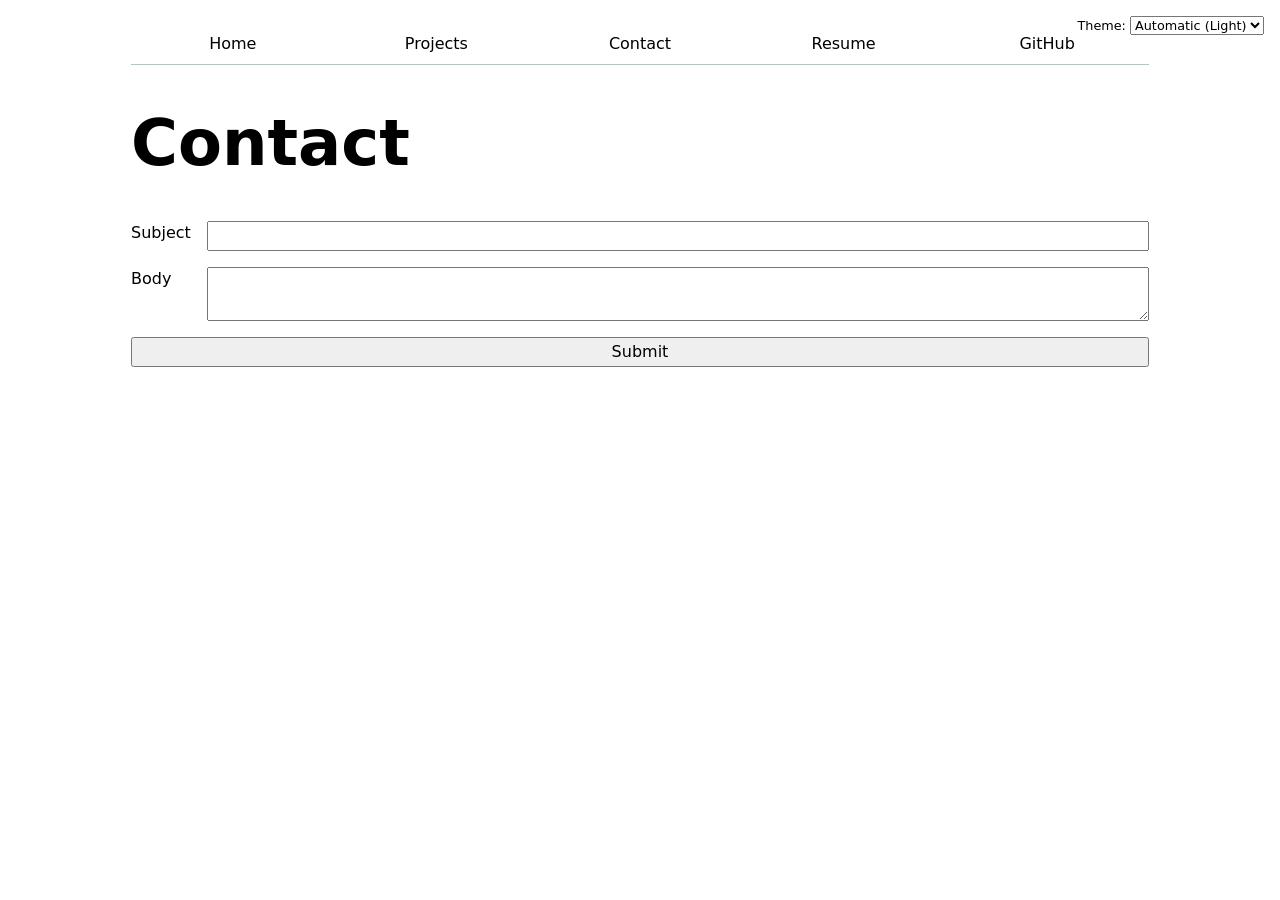
<file: contact/index.html>
<!DOCTYPE html>
<html lang="en">
<head>
    <meta charset="UTF-8">
    <meta name="viewport" content="width=device-width, initial-scale=1.0">
    <title>Contact</title>
    <link rel="stylesheet" href="../style.css">
    <script type="module" src="../global.js"></script>
</head>
<body>
    <h1>Contact</h1>
    <form action="mailto:j7james@ucsd.edu" method="GET">
  <label>
    Subject
    <input name="subject">
  </label>

  <label>
    Body
    <textarea name="body"></textarea>
  </label>

  <button>Submit</button>
</form>
</body>
</html>
</file>
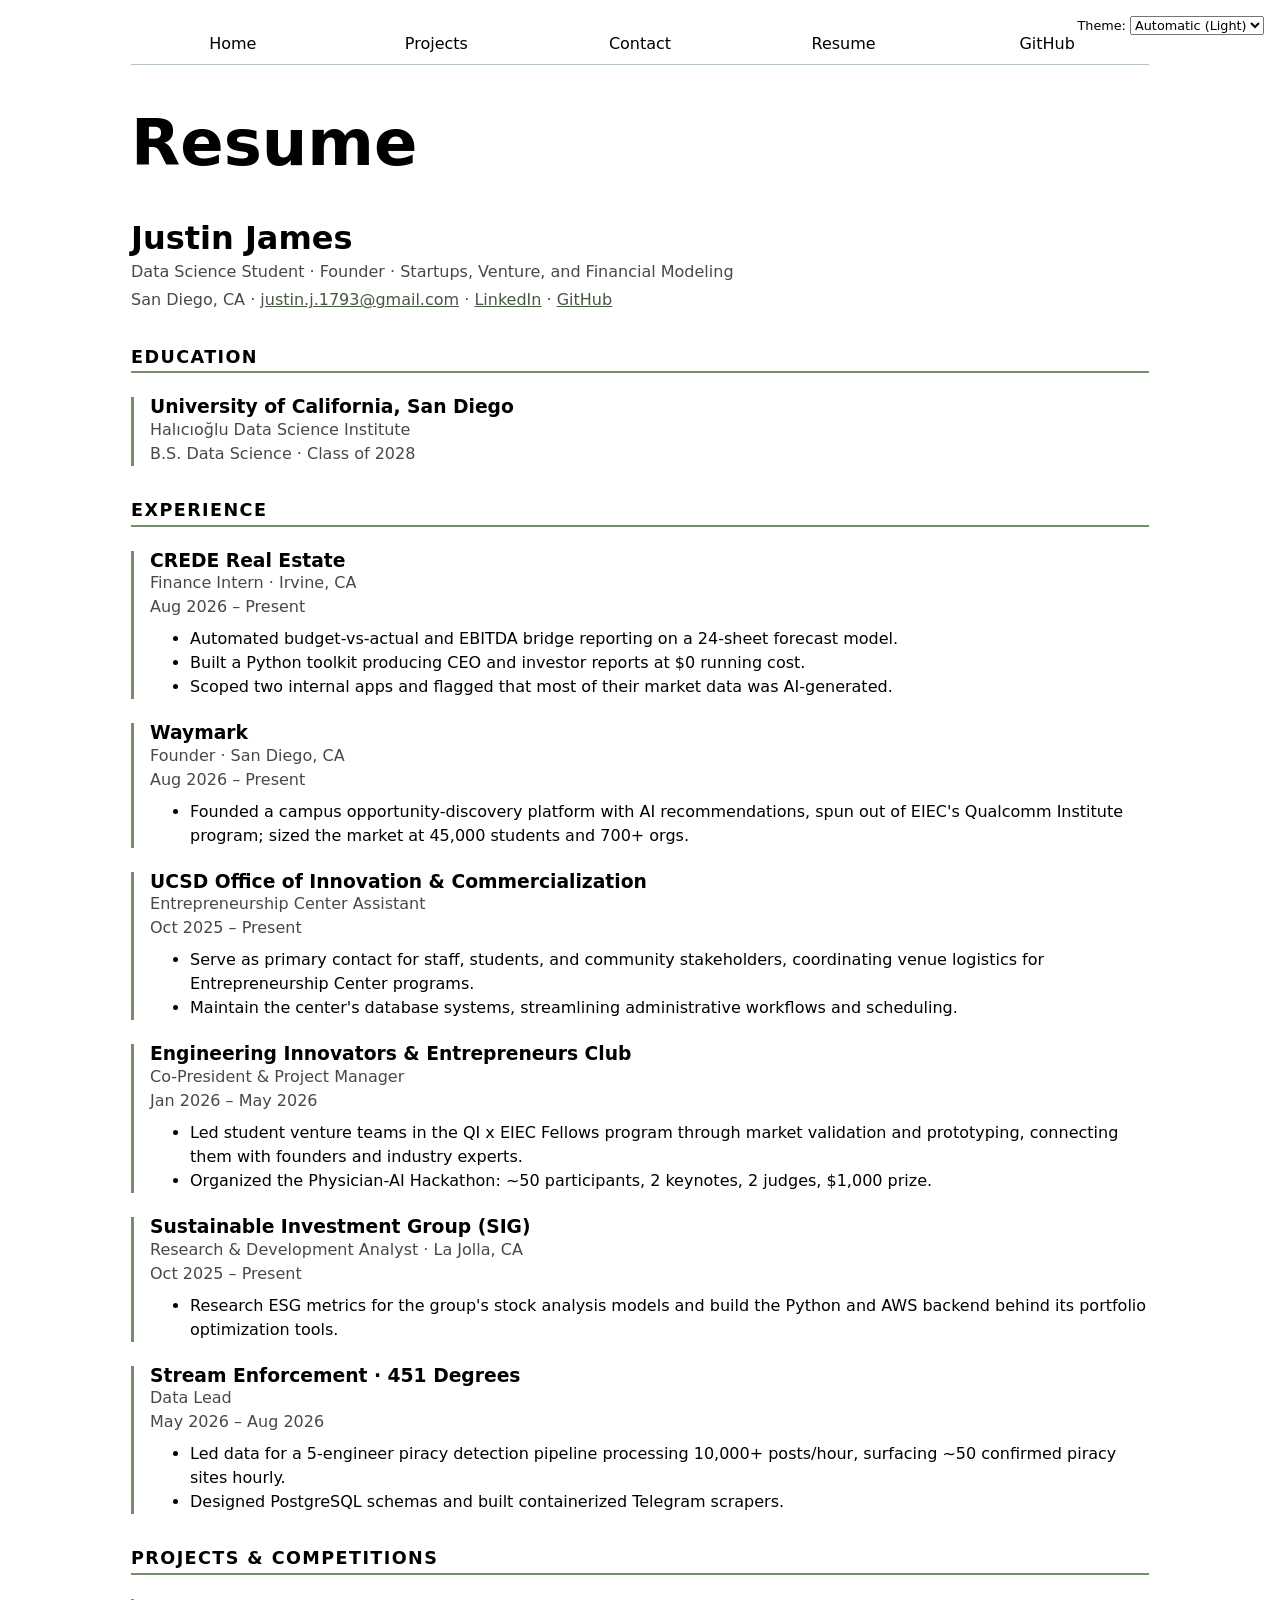
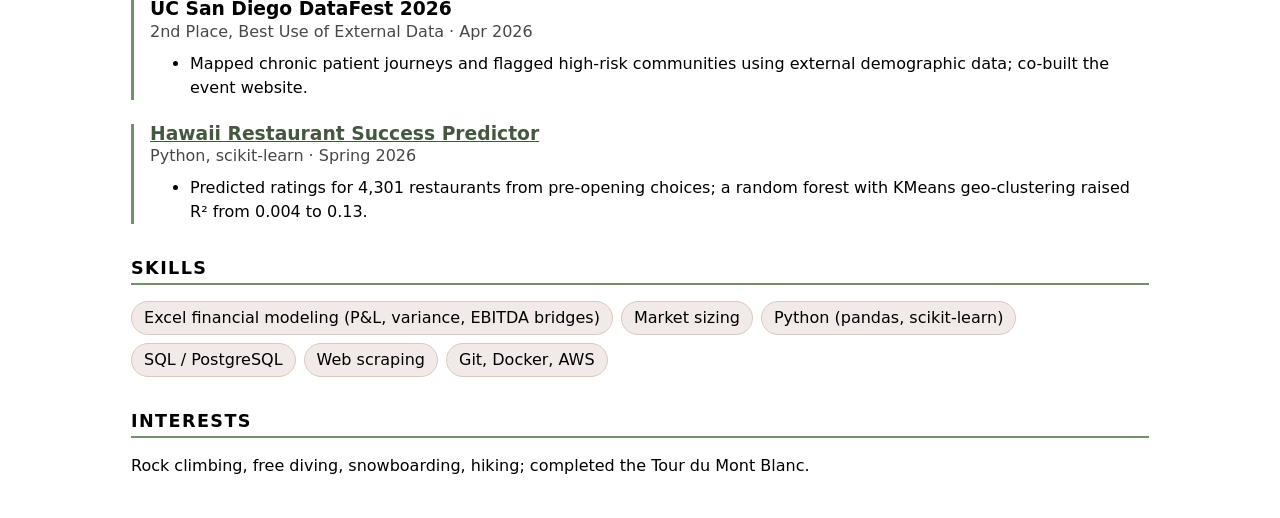
<file: resume/index.html>
<!DOCTYPE html>
<html lang="en">
<head>
    <meta charset="UTF-8">
    <meta name="viewport" content="width=device-width, initial-scale=1.0">
    <title>Resume</title>
    <link rel="stylesheet" href="../style.css">
    <script type="module" src="../global.js"></script>
</head>
<body class="resume">
    <h1>Resume</h1>
     <!-- Intro: who you are and how to reach you -->
    <header>
        <h2>Justin James</h2>
        <p>Data Science Student · Founder · Startups, Venture, and Financial Modeling</p>
        <p>
            San Diego, CA ·
            <a href="mailto:justin.j.1793@gmail.com">justin.j.1793@gmail.com</a> ·
            <a href="https://www.linkedin.com/in/justin-james-8a8b292ba/" target="_blank">LinkedIn</a> ·
            <a href="https://github.com/justinjames1793" target="_blank">GitHub</a>
        </p>
    </header>

    <section>
        <h2>Education</h2>
        <article>
            <header>
                <h3>University of California, San Diego</h3>
                <p>Halıcıoğlu Data Science Institute</p>
                <p>B.S. Data Science · Class of <time datetime="2028">2028</time></p>
            </header>
        </article>
    </section>

    <section>
        <h2>Experience</h2>

        <article>
            <header>
                <h3>CREDE Real Estate</h3>
                <p>Finance Intern · Irvine, CA</p>
                <p><time datetime="2026-08">Aug 2026</time> – Present</p>
            </header>
            <ul>
                <li>Automated budget-vs-actual and EBITDA bridge reporting on a 24-sheet forecast model.</li>
                <li>Built a Python toolkit producing CEO and investor reports at $0 running cost.</li>
                <li>Scoped two internal apps and flagged that most of their market data was AI-generated.</li>
            </ul>
        </article>

        <article>
            <header>
                <h3>Waymark</h3>
                <p>Founder · San Diego, CA</p>
                <p><time datetime="2026-08">Aug 2026</time> – Present</p>
            </header>
            <ul>
                <li>Founded a campus opportunity-discovery platform with AI recommendations, spun out of EIEC's Qualcomm Institute program; sized the market at 45,000 students and 700+ orgs.</li>
            </ul>
        </article>

        <article>
            <header>
                <h3>UCSD Office of Innovation &amp; Commercialization</h3>
                <p>Entrepreneurship Center Assistant</p>
                <p><time datetime="2025-10">Oct 2025</time> – Present</p>
            </header>
            <ul>
                <li>Serve as primary contact for staff, students, and community stakeholders, coordinating venue logistics for Entrepreneurship Center programs.</li>
                <li>Maintain the center's database systems, streamlining administrative workflows and scheduling.</li>
            </ul>
        </article>

        <article>
            <header>
                <h3>Engineering Innovators &amp; Entrepreneurs Club</h3>
                <p>Co-President &amp; Project Manager</p>
                <p><time datetime="2026-01">Jan 2026</time> – <time datetime="2026-05">May 2026</time></p>
            </header>
            <ul>
                <li>Led student venture teams in the QI x EIEC Fellows program through market validation and prototyping, connecting them with founders and industry experts.</li>
                <li>Organized the Physician-AI Hackathon: ~50 participants, 2 keynotes, 2 judges, $1,000 prize.</li>
            </ul>
        </article>

        <article>
            <header>
                <h3>Sustainable Investment Group (SIG)</h3>
                <p>Research &amp; Development Analyst · La Jolla, CA</p>
                <p><time datetime="2025-10">Oct 2025</time> – Present</p>
            </header>
            <ul>
                <li>Research ESG metrics for the group's stock analysis models and build the Python and AWS backend behind its portfolio optimization tools.</li>
            </ul>
        </article>

        <article>
            <header>
                <h3>Stream Enforcement · 451 Degrees</h3>
                <p>Data Lead</p>
                <p><time datetime="2026-05">May 2026</time> – <time datetime="2026-08">Aug 2026</time></p>
            </header>
            <ul>
                <li>Led data for a 5-engineer piracy detection pipeline processing 10,000+ posts/hour, surfacing ~50 confirmed piracy sites hourly.</li>
                <li>Designed PostgreSQL schemas and built containerized Telegram scrapers.</li>
            </ul>
        </article>
    </section>

    <section>
        <h2>Projects &amp; Competitions</h2>

        <article>
            <header>
                <h3>UC San Diego DataFest 2026</h3>
                <p>2nd Place, Best Use of External Data · <time datetime="2026-04">Apr 2026</time></p>
            </header>
            <ul>
                <li>Mapped chronic patient journeys and flagged high-risk communities using external demographic data; co-built the event website.</li>
            </ul>
        </article>

        <article>
            <header>
                <h3>
                    <a href="https://justinjames1793.github.io/hawaii-restaurant-success-predictor/" target="_blank">Hawaii Restaurant Success Predictor</a>
                </h3>
                <p>Python, scikit-learn · Spring <time datetime="2026">2026</time></p>
            </header>
            <ul>
                <li>Predicted ratings for 4,301 restaurants from pre-opening choices; a random forest with KMeans geo-clustering raised R² from 0.004 to 0.13.</li>
            </ul>
        </article>
    </section>

    <section>
        <h2>Skills</h2>
        <ul class="skills">
            <li>Excel financial modeling (P&amp;L, variance, EBITDA bridges)</li>
            <li>Market sizing</li>
            <li>Python (pandas, scikit-learn)</li>
            <li>SQL / PostgreSQL</li>
            <li>Web scraping</li>
            <li>Git, Docker, AWS</li>
        </ul>
    </section>

    <section>
        <h2>Interests</h2>
        <p>Rock climbing, free diving, snowboarding, hiking; completed the Tour du Mont Blanc.</p>
    </section>
</body>
</html>
</file>
<file: style.css>
:root {
  /* Accent color: forest green */
  --color-accent: oklch(62% 15% 140);

  /* Lets form controls (checkboxes, radio buttons, etc.) use it too */
  accent-color: var(--color-accent);
}
html {
  color-scheme: light dark;
}

body {
  /* Set line height to 1.5 times the font size
	   and use the OS’s UI font as the website font
	 */
  font: 100%/1.5 system-ui;

  /* Keep lines from getting too long on wide screens */
  max-width: 100ch;
  /* Center the body horizontally */
  margin-inline: auto;
  /* Keep text off the edges of small screens */
  padding: 1em;

}
/* Good defaults for every heading */
h1, h2, h3, h4, h5, h6 {
  line-height: 1.1;     /* tighter line spacing than body text */
  text-wrap: balance;   /* split wrapped lines into similar lengths */
}

/* Make the page title much bigger than h2 */
h1 {
  font-size: 400%;
}
nav {
  /* Semi-transparent border color that looks subtle in both light and dark mode */
  --border-color: oklch(50% 10% 200 / 40%);

  display: flex;
  /* Space between the nav and the page content */
  margin-bottom: 1em;

  /* Thin line under the whole nav */
  border-bottom: 1px solid var(--border-color);
}


nav a {
  flex: 1;

  text-decoration: none;  /* no underline */
  color: inherit;         /* same color as the surrounding text, not blue/purple */
  text-align: center;     /* center each link in its box */
  padding: 0.5em;         /* breathing room around each link */
}

nav a.current {
  /* Thick bar under the current page's link */
  border-bottom: 0.4em solid var(--border-color);

  /* 0.5em - 0.4em = 0.1em, so the link stays the same height */
  padding-bottom: 0.1em;
}

nav a:hover {
  border-bottom: 0.4em solid var(--color-accent);
  padding-bottom: 0.1em;
}

input,
textarea,
button,
select {
  font: inherit;
}

/* Theme switcher pinned to the top-right corner */
.color-scheme {
  position: absolute;   /* take it out of the normal flow */
  top: 1rem;
  right: 1rem;
  font-size: 80%;       /* less prominent than the content */
}

form {
  display: grid;                    /* make the form a grid container */
  grid-template-columns: auto 1fr;  /* col 1: as wide as the labels, col 2: the rest */
  gap: 1em;                         /* spacing between rows and columns */
}

form label {
  display: grid;                    /* each label is also a grid... */
  grid-template-columns: subgrid;   /* ...that reuses the form's 2 columns */
  grid-column: 1 / -1;              /* and spans the full row */
}

form button {
  grid-column: 1 / -1;              /* submit button spans the full row too */
}

.projects {
  display: grid;
  grid-template-columns: repeat(auto-fill, minmax(15em, 1fr));
  gap: 1em;                      /* space between the cards */
}

.projects article {
  display: grid;                 /* each card is a grid... */
  grid-template-rows: subgrid;   /* ...that uses the parent's rows */
  grid-row: span 3;              /* and takes up 3 rows: h2, img, p */
}

  .projects article > :first-child {
   margin: 0;                     /* remove the default big space around headings */
  }
  /* Year under each project description */
.projects .project-year {
  font-family: Baskerville, serif;        /* system font; serif is the fallback */
  font-variant-numeric: oldstyle-nums;    /* numbers that blend into the text */
  font-style: italic;
  color: color-mix(in oklch, canvastext, canvas 40%);  /* muted, works in light and dark */
  margin-top: 0;
}
/* Pie chart + legend side by side */
.container {
  display: flex;
  align-items: center;      /* pie and legend centered vertically on each other */
  gap: 2em;                 /* space between pie and legend */
  flex-wrap: wrap;          /* on narrow screens, legend drops below the pie */
  margin-block: 2em;
}

#projects-pie-plot {
  flex: 0 0 12em;
  max-width: 20em;
  overflow: visible;

  /* smooth fade in/out for every wedge */
  path {
    transition: 300ms;
    cursor: pointer;          /* hints that wedges are clickable (used in the next step) */
  }

  /* when ANY wedge is hovered, fade out all the OTHER wedges */
  &:has(path:hover) {
    path:not(:hover) {
      opacity: 0.5;
    }
  }
}

.legend {
  flex: 1;                  /* legend takes up all remaining width */
  min-width: 12em;          /* below this it wraps under the pie instead of getting cramped */
  display: grid;
  grid-template-columns: repeat(auto-fill, minmax(9em, 1fr));
  gap: 1em;
  list-style: none;
  padding: 1em;
  margin: 0;                /* container handles the outer spacing now */
  border: 1px solid color-mix(in oklch, canvastext, canvas 80%);
  border-radius: 0.5em;
}
.legend-item {
  display: flex;
  align-items: center;            /* swatch and text vertically centered */
  gap: 0.4em;                     /* smaller than the legend's 1em gap (proximity) */

  em {
    color: color-mix(in oklch, canvastext, canvas 40%);  /* muted count */
  }
}

.swatch {
  display: inline-block;          /* <span> is inline, so this is needed for width/height */
  width: 1em;
  aspect-ratio: 1 / 1;            /* square */
  background-color: var(--color); /* color comes from the <li>'s style attribute */
  border-radius: 50%;             /* circle; use 0.2em for a rounded square */
}

/* Selected wedge + its legend item */
.selected {
  --color: oklch(60% 45% 0) !important;   /* overrides the inline --color on the <li> */

  &:is(path) {
    fill: var(--color);                    /* recolor the wedge itself */
  }
}

/* Search box on the Projects page */
.searchBar {
  display: block;
  width: 100%;
  font: inherit;               /* same font as the rest of the page */
  padding: 0.6em 0.8em;
  margin-block: 1em 2em;
  border: 1px solid color-mix(in oklch, canvastext, canvas 80%);
  border-radius: 0.5em;
  box-sizing: border-box;      /* padding doesn't push it wider than 100% */
}
/* ===== Resume page ===== */
.resume {
  /* Intro: name, tagline, contact line */
  > header {
    margin-bottom: 2em;

    h2 {
      font-size: 200%;
      margin: 0;
    }

    p {
      margin: 0.25em 0;
      /* Muted text: mix of text color and background, adapts to dark mode */
      color: color-mix(in oklch, canvastext, canvas 40%);
    }
  }

  /* Links in the content (not the nav): accent mixed toward the text color,
     so darker in light mode and lighter in dark mode */
  header a,
  section a {
    color: color-mix(in oklch, var(--color-accent), canvastext 30%);
  }

  /* Section titles: Education, Experience, ... */
  section > h2 {
    font-size: 110%;
    text-transform: uppercase;
    letter-spacing: 0.08em;
    border-bottom: 2px solid var(--color-accent);
    padding-bottom: 0.25em;
    margin-top: 2em;
  }

  /* Each job / project gets a "trail marker" line */
  article {
    border-left: 3px solid var(--color-accent);
    padding-left: 1em;
    margin-block: 1.5em;

    h3 {
      margin: 0;
    }

    header p {
      margin: 0;
      /* Same muted text color as the intro */
      color: color-mix(in oklch, canvastext, canvas 40%);
    }

    ul {
      margin-top: 0.5em;
    }
  }

  /* Skills as pill tags */
  .skills {
    display: flex;
    flex-wrap: wrap;
    gap: 0.5em;
    list-style: none;
    padding: 0;

    li {
      /* Light tint of the accent in light mode, dark tint in dark mode */
      background: color-mix(in oklch, var(--color-accent), canvas 85%);
      border: 1px solid color-mix(in oklch, var(--color-accent), canvas 60%);
      border-radius: 999px;
      padding: 0.25em 0.75em;
    }
  }
}

/* ===== GitHub stats (home page) ===== */
#profile-stats dl {
  display: grid;
  grid-template-columns: repeat(4, 1fr);  /* four equal columns */
  text-align: center;
}

#profile-stats dt {
  grid-row: 1;                 /* all labels on the top row */
  font-size: 80%;
  text-transform: uppercase;
  opacity: 0.7;                /* muted; works in light and dark mode */
}

#profile-stats dd {
  grid-row: 2;                 /* all numbers on the bottom row */
  margin: 0;                   /* browsers indent <dd> by default */
  font-size: 200%;
  font-weight: bold;
}
</file>
